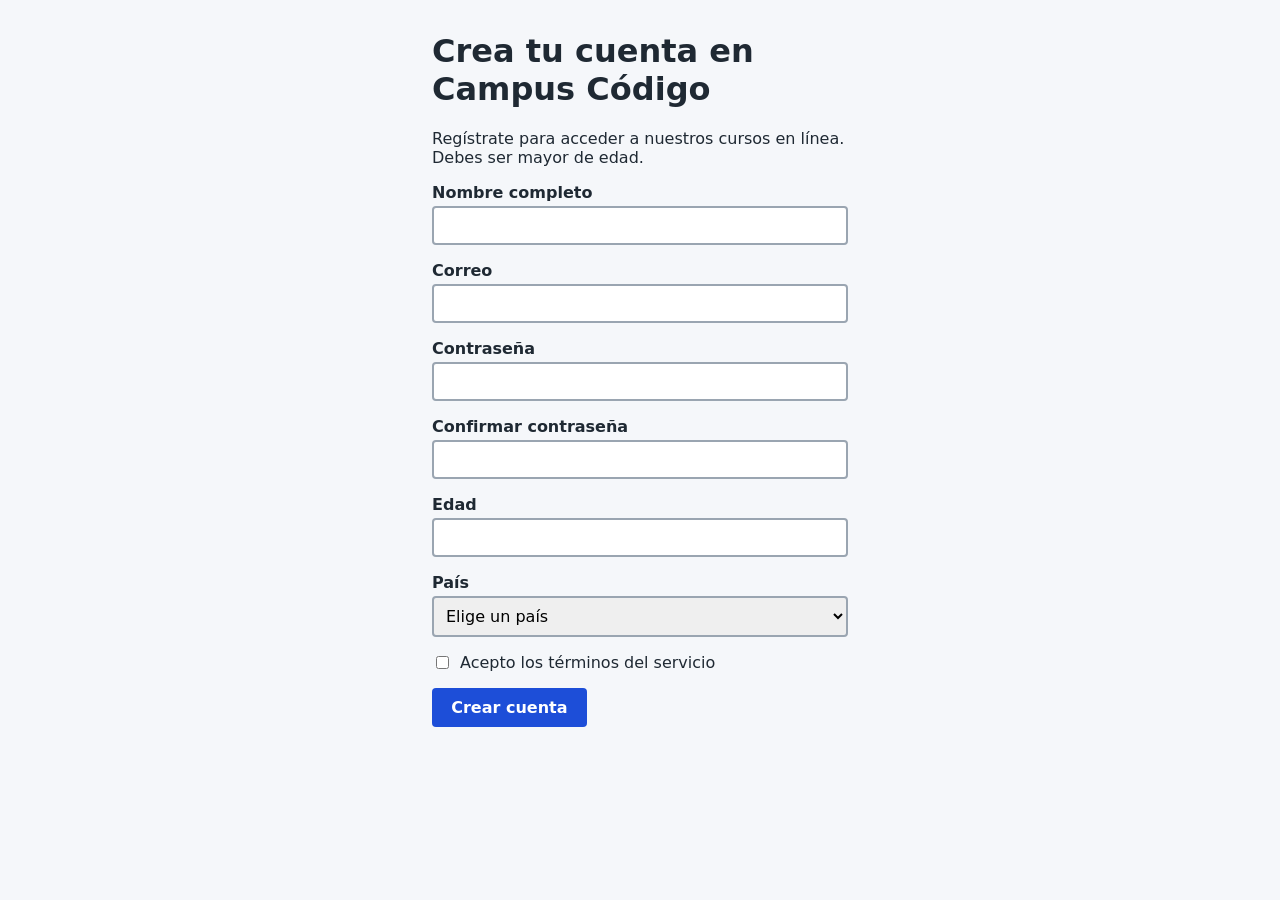
<file: nativo/index.html>
<!doctype html>
<html lang="es">
<head>
  <meta charset="utf-8">
  <meta name="viewport" content="width=device-width, initial-scale=1">
  <title>Registro | Campus Código</title>
  <link rel="stylesheet" href="estilos.css">
</head>
<body>
  <main>
    <h1>Crea tu cuenta en Campus Código</h1>
    <p>Regístrate para acceder a nuestros cursos en línea. Debes ser mayor de edad.</p>

    <form id="registro" action="https://jsonplaceholder.typicode.com/posts" method="post">
      <div class="campo">
        <label for="nombre">Nombre completo</label>
        <input id="nombre" name="nombre" type="text"
               required minlength="3" maxlength="60" autocomplete="name">
      </div>

      <div class="campo">
        <label for="email">Correo</label>
        <input id="email" name="email" type="email" required autocomplete="email">
      </div>

      <div class="campo">
        <label for="password">Contraseña</label>
        <input id="password" name="password" type="password"
               required minlength="8" pattern="(?=.*[A-Za-z])(?=.*\d).{8,}"
               title="Mínimo 8 caracteres, con al menos una letra y un número."
               autocomplete="new-password">
      </div>

      <div class="campo">
        <label for="confirmar">Confirmar contraseña</label>
        <input id="confirmar" name="confirmar" type="password"
               required autocomplete="new-password">
      </div>

      <div class="campo">
        <label for="edad">Edad</label>
        <input id="edad" name="edad" type="number"
               required min="18" max="120" step="1" inputmode="numeric">
      </div>

      <div class="campo">
        <label for="pais">País</label>
        <select id="pais" name="pais" required>
          <option value="">Elige un país</option>
          <option value="CO">Colombia</option>
          <option value="AR">Argentina</option>
          <option value="CL">Chile</option>
          <option value="EC">Ecuador</option>
          <option value="MX">México</option>
          <option value="PE">Perú</option>
          <option value="ES">España</option>
        </select>
      </div>

      <div class="campo campo-check">
        <input id="terminos" name="terminos" type="checkbox" required>
        <label for="terminos">Acepto los términos del servicio</label>
      </div>

      <button type="submit">Crear cuenta</button>
    </form>
  </main>
</body>
</html>
</file>
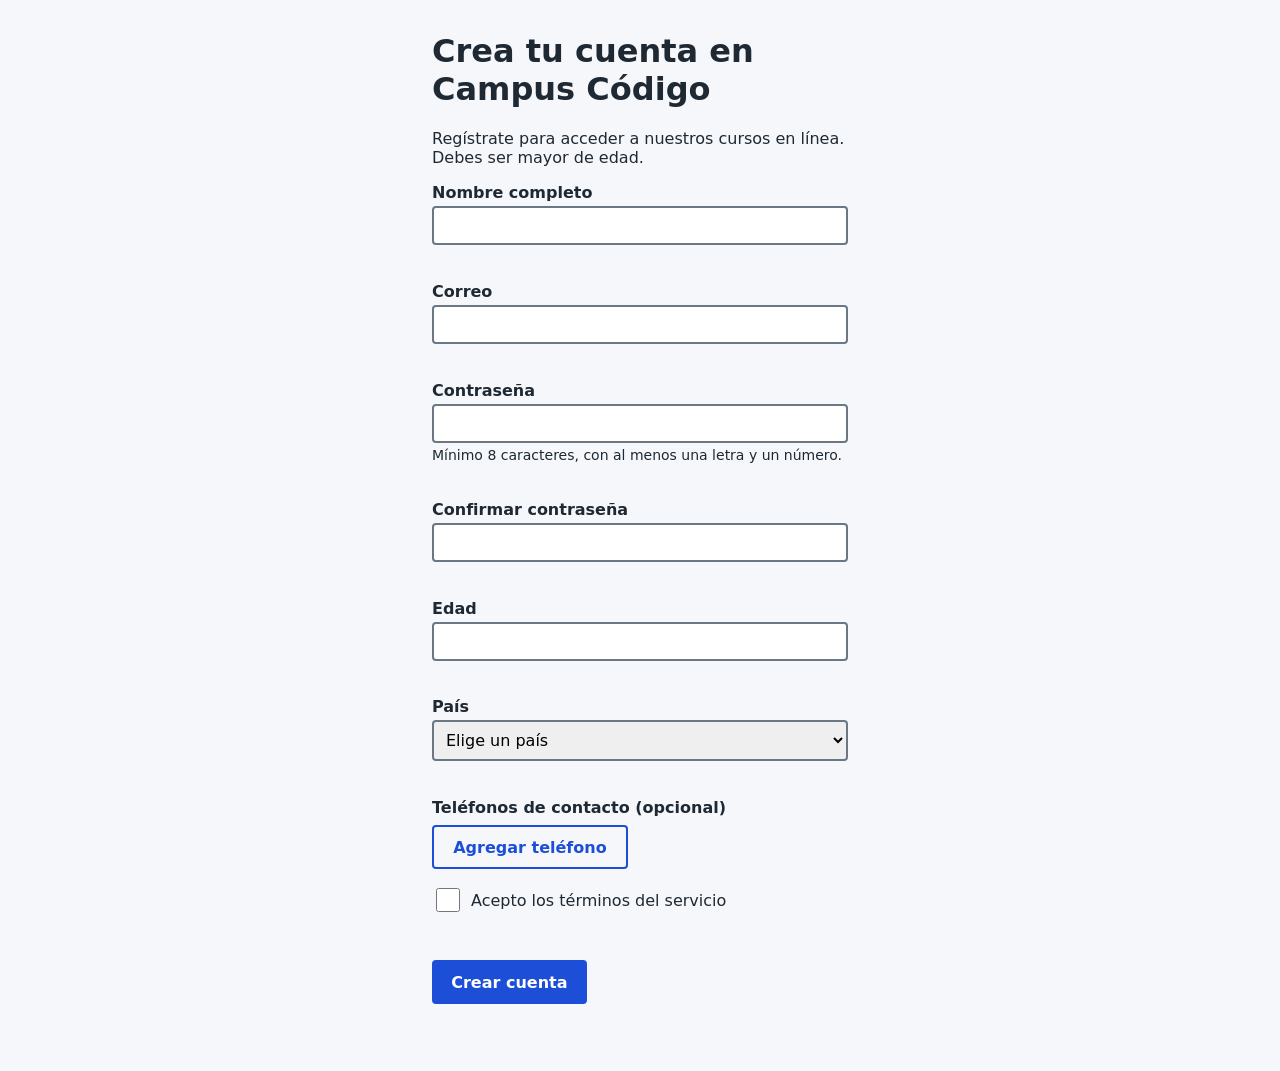
<file: registro/index.html>
<!doctype html>
<html lang="es">
<head>
  <meta charset="utf-8">
  <meta name="viewport" content="width=device-width, initial-scale=1">
  <title>Registro | Campus Código</title>
  <link rel="stylesheet" href="estilos.css">
</head>
<body>
  <main>
    <h1>Crea tu cuenta en Campus Código</h1>
    <p>Regístrate para acceder a nuestros cursos en línea. Debes ser mayor de edad.</p>

    <form id="registro" action="https://jsonplaceholder.typicode.com/posts" method="post" novalidate>
      <div class="campo">
        <label for="nombre">Nombre completo</label>
        <input id="nombre" name="nombre" type="text"
               required minlength="3" maxlength="60" autocomplete="name"
               aria-describedby="nombre-error">
        <p id="nombre-error" class="error" aria-live="polite"></p>
      </div>

      <div class="campo">
        <label for="email">Correo</label>
        <input id="email" name="email" type="email"
               required autocomplete="email"
               aria-describedby="email-error">
        <p id="email-error" class="error" aria-live="polite"></p>
      </div>

      <div class="campo">
        <label for="password">Contraseña</label>
        <input id="password" name="password" type="password"
               required minlength="8" pattern="(?=.*[A-Za-z])(?=.*\d).{8,}"
               autocomplete="new-password"
               aria-describedby="password-ayuda password-error">
        <p id="password-ayuda" class="ayuda">Mínimo 8 caracteres, con al menos una letra y un número.</p>
        <p id="password-error" class="error" aria-live="polite"></p>
      </div>

      <div class="campo">
        <label for="confirmar">Confirmar contraseña</label>
        <input id="confirmar" name="confirmar" type="password"
               required autocomplete="new-password"
               aria-describedby="confirmar-error">
        <p id="confirmar-error" class="error" aria-live="polite"></p>
      </div>

      <div class="campo">
        <label for="edad">Edad</label>
        <input id="edad" name="edad" type="number"
               required min="18" max="120" step="1" inputmode="numeric"
               aria-describedby="edad-error">
        <p id="edad-error" class="error" aria-live="polite"></p>
      </div>

      <div class="campo">
        <label for="pais">País</label>
        <select id="pais" name="pais" required aria-describedby="pais-error">
          <option value="">Elige un país</option>
          <option value="CO">Colombia</option>
          <option value="AR">Argentina</option>
          <option value="CL">Chile</option>
          <option value="EC">Ecuador</option>
          <option value="MX">México</option>
          <option value="PE">Perú</option>
          <option value="ES">España</option>
        </select>
        <p id="pais-error" class="error" aria-live="polite"></p>
      </div>
        <fieldset id="telefonos-grupo">
            <legend>Teléfonos de contacto (opcional)</legend>
            <div id="telefonos"></div>
            <button type="button" id="agregar-telefono" class="secundario">Agregar teléfono</button>
            </fieldset>
      <div class="campo campo-check">
        <input id="terminos" name="terminos" type="checkbox"
               required aria-describedby="terminos-error">
        <label for="terminos">Acepto los términos del servicio</label>
        <p id="terminos-error" class="error" aria-live="polite"></p>
      </div>

      <button type="submit">Crear cuenta</button>
      <p id="mensaje" role="status"></p>
      <p id="saludo"></p>
    </form>
  </main>

  <script type="module" src="app.js"></script>
</body>
</html>
</file>
<file: nativo/estilos.css>
:root {
  --color-texto: #1f2933;
  --color-borde: #9aa5b1;
  --color-fondo: #f5f7fa;
  --color-boton: #1d4ed8;
}

* {
  box-sizing: border-box;
}

body {
  margin: 0;
  font-family: system-ui, sans-serif;
  color: var(--color-texto);
  background: var(--color-fondo);
}

main {
  max-width: 28rem;
  margin: 2rem auto;
  padding: 0 1rem;
}

.campo {
  margin-bottom: 1rem;
}

label {
  display: block;
  margin-bottom: 0.25rem;
  font-weight: 600;
}

input,
select {
  width: 100%;
  padding: 0.5rem;
  font: inherit;
  border: 2px solid var(--color-borde);
  border-radius: 4px;
}

input:focus-visible,
select:focus-visible,
button:focus-visible {
  outline: 3px solid var(--color-boton);
  outline-offset: 2px;
}

/* Casilla de términos: etiqueta al lado del checkbox */
.campo-check {
  display: flex;
  align-items: center;
  gap: 0.5rem;
}

.campo-check input {
  width: auto;
}

.campo-check label {
  margin-bottom: 0;
  font-weight: normal;
}

button {
  padding: 0.6rem 1.2rem;
  font: inherit;
  font-weight: 600;
  color: #fff;
  background: var(--color-boton);
  border: 0;
  border-radius: 4px;
  cursor: pointer;
}
</file>
<file: registro/estilos.css>
:root {
  --color-error: #c0392b;
  --color-texto: #1f2933;
  --color-borde: #6b7785;
  --color-fondo: #f5f7fa;
  --color-boton: #1d4ed8;
}

* {
  box-sizing: border-box;
}

body {
  margin: 0;
  font-family: system-ui, sans-serif;
  color: var(--color-texto);
  background: var(--color-fondo);
}

main {
  max-width: 28rem;
  margin: 2rem auto;
  padding: 0 1rem;
}

.campo {
  margin-bottom: 1rem;
}

label {
  display: block;
  margin-bottom: 0.25rem;
  font-weight: 600;
}

input,
select {
  width: 100%;
  padding: 0.5rem;
  font: inherit;
  border: 2px solid var(--color-borde);
  border-radius: 4px;
}

input:focus-visible,
select:focus-visible,
button:focus-visible {
  outline: 3px solid var(--color-boton);
  outline-offset: 2px;
}

/* Casilla de términos: etiqueta al lado del checkbox */
.campo-check {
  display: flex;
  flex-wrap: wrap;
  align-items: center;
  gap: 0.5rem;
}

.campo-check input {
  width: 1.5rem;
  height: 1.5rem;
  accent-color: var(--color-boton);
}

.campo-check label {
  margin-bottom: 0;
  font-weight: normal;
}

.campo-check .error {
  flex-basis: 100%;
}

.ayuda {
  margin: 0.25rem 0 0;
  font-size: 0.875rem;
}

.error {
  margin: 0.25rem 0 0;
  min-height: 1.2em;
  font-size: 0.875rem;
  color: var(--color-error);
}

/* Nivel 2: el error se marca solo después de interactuar con el campo */
/* Nivel 4: el error se marca con aria-invalid desde JavaScript */
[aria-invalid="true"] {
  border-color: var(--color-error);
}

button {
  min-height: 2.75rem;
  padding: 0.6rem 1.2rem;
  font: inherit;
  font-weight: 600;
  color: #fff;
  background: var(--color-boton);
  border: 0;
  border-radius: 4px;
  cursor: pointer;
}

button:disabled {
  opacity: 0.6;
  cursor: not-allowed;
}

#mensaje {
  min-height: 1.2em;
}

fieldset {
  margin: 0 0 1rem;
  padding: 0;
  border: 0;
}

legend {
  padding: 0;
  margin-bottom: 0.5rem;
  font-weight: 600;
}

.fila-telefono {
  display: grid;
  grid-template-columns: 1fr auto;
  gap: 0.25rem 0.5rem;
  align-items: center;
  margin-bottom: 0.5rem;
}

.fila-telefono label,
.fila-telefono .error {
  grid-column: 1 / -1;
}

button.secundario {
  color: var(--color-boton);
  background: transparent;
  border: 2px solid var(--color-boton);
}
</file>
